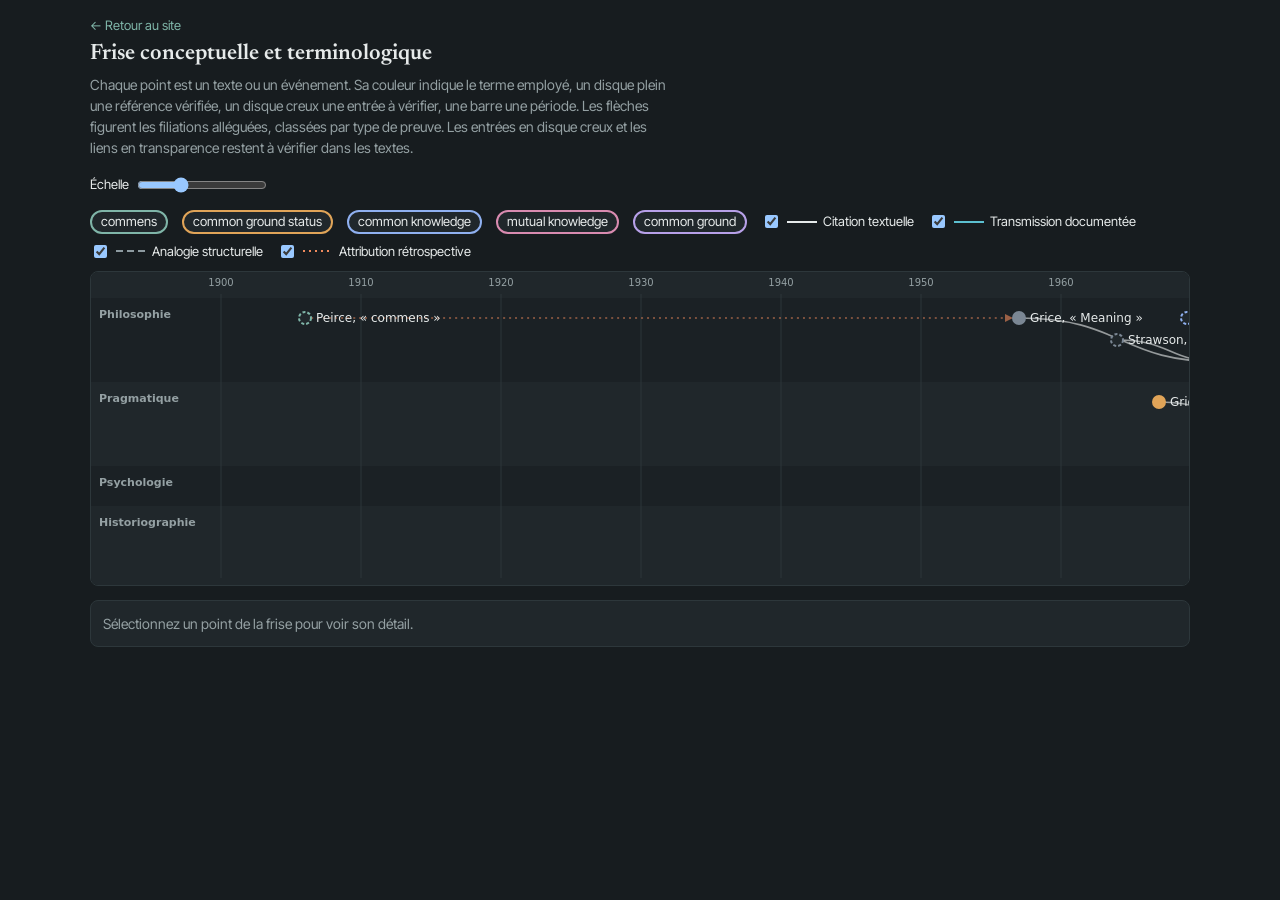
<file: frise.html>
<!DOCTYPE html>
<html lang="fr"><head><meta charset="utf-8">
<meta name="viewport" content="width=device-width, initial-scale=1, viewport-fit=cover">
<title>Frise conceptuelle et terminologique</title>
<style>
:root{color-scheme:dark;--bg:#171C1F;--fg:#E6EAEA;--mut:#94A0A3;--card:#20272B;--bd:#2D373B;--band:#1B2125;--ac:#7FB5A8;box-sizing:border-box;padding-top:env(safe-area-inset-top,0px);padding-bottom:env(safe-area-inset-bottom,0px)}
html{scroll-padding-top:env(safe-area-inset-top,0px)}
body{margin:0;background:var(--bg);color:var(--fg);font:15px/1.5 "Inter Tight",system-ui,-apple-system,"Segoe UI",sans-serif}
.w{max-width:1100px;margin:0 auto;padding:14px}
h1{font:600 22px/1.25 "Newsreader",Georgia,"Times New Roman",serif;margin:4px 0 6px}
h2{font:600 16px "Newsreader",Georgia,"Times New Roman",serif;margin:0 0 6px}
p.s,.s{color:var(--mut);margin:0 0 10px;max-width:72ch;font-size:14px}
.bar{display:flex;flex-wrap:wrap;gap:8px 14px;align-items:center;margin:10px 0}
.chip{display:inline-block;border:2px solid;border-radius:99px;padding:0 9px;font-size:13px;cursor:pointer;background:var(--card)}
label.lt{display:inline-flex;gap:6px;align-items:center;margin:0;color:var(--fg);font-size:13px}
.lt input{width:auto}
#tl{overflow-x:auto;border:1px solid var(--bd);border-radius:8px;background:var(--card)}
.ln{font:600 11px system-ui,sans-serif;fill:var(--mut)}.tk{font:10px system-ui,sans-serif;fill:var(--mut)}.gr{stroke:var(--bd);stroke-width:1}
.lb{font:12px system-ui,sans-serif;fill:var(--fg)}.ev{cursor:pointer}.sel circle{stroke-width:4}.sel .lb{font-weight:700}
.g{display:grid;gap:14px;grid-template-columns:1fr;margin-top:14px}
@media (min-width:800px){.g{grid-template-columns:1fr 1fr}}
.card{background:var(--card);border:1px solid var(--bd);border-radius:8px;padding:12px}
label{display:block;font-size:13px;color:var(--mut);margin-top:8px}
input,select,textarea{width:100%;box-sizing:border-box;font:inherit;padding:6px 8px;border:1px solid var(--bd);border-radius:6px;background:var(--bg);color:var(--fg)}
.r2{display:grid;grid-template-columns:1fr 1fr;gap:8px}
button{font:inherit;padding:6px 12px;border-radius:6px;border:1px solid var(--ac);background:var(--ac);color:#10201C;cursor:pointer;margin:10px 6px 0 0}
button.o{background:transparent;color:var(--ac)}
:focus-visible{outline:2px solid var(--ac);outline-offset:2px}
.lk{display:flex;justify-content:space-between;gap:8px;align-items:center;font-size:13px;border-top:1px solid var(--bd);padding:5px 0}
.lk button{margin:0;padding:2px 8px}
[hidden]{display:none!important}
.bk{font-size:13px;color:var(--ac);text-decoration:none}
</style><link rel="preconnect" href="https://fonts.googleapis.com"><link rel="preconnect" href="https://fonts.gstatic.com" crossorigin><link href="https://fonts.googleapis.com/css2?family=Newsreader:ital,opsz,wght@0,6..72,400;0,6..72,600&family=Inter+Tight:wght@400;600&display=swap" rel="stylesheet"></head><body><div class="w">
<a class="bk" href="index.html#accueil">← Retour au site</a>
<h1>Frise conceptuelle et terminologique</h1>
<p class="s">Chaque point est un texte ou un événement. Sa couleur indique le terme employé, un disque plein une référence vérifiée, un disque creux une entrée à vérifier, une barre une période. Les flèches figurent les filiations alléguées, classées par type de preuve. Les entrées en disque creux et les liens en transparence restent à vérifier dans les textes.</p>
<div class="bar"><label class="lt">Échelle <input id="zm" type="range" min="4" max="40" value="14" style="width:130px"></label><span id="lg" class="bar" style="margin:0"></span></div>
<div id="tl"></div>
<div class="card" id="det" hidden style="margin-top:14px"></div>
<div class="g">
<div class="card"><h2 id="ttl">Nouvelle entrée</h2>
<label>Titre<input id="f-t"></label>
<div class="r2"><label>Année de début<input id="f-y" inputmode="numeric"></label><label>Année de fin (facultatif)<input id="f-y2" inputmode="numeric"></label></div>
<label>Couche<select id="f-l"></select></label>
<label>Terme employé<input id="f-m" list="dm"></label><datalist id="dm"></datalist>
<label>Sens ou concept visé<input id="f-c"></label>
<label>Statut<select id="f-s"><option value="v">Référence vérifiée</option><option value="p">À vérifier</option></select></label>
<label>Source<input id="f-src"></label>
<label>Note<textarea id="f-n" rows="3"></textarea></label>
<button id="sv">Enregistrer</button><button id="nw" class="o">Nouvelle entrée</button><button id="del" class="o" hidden>Supprimer</button>
<div id="msg" class="s" role="status"></div></div>
<div class="card"><h2>Liens entre entrées</h2>
<div class="r2"><label>De<select id="l-a"></select></label><label>Vers<select id="l-b"></select></label></div>
<label>Type de lien<select id="l-t"><option value="citation">Citation textuelle</option><option value="transmission">Transmission documentée</option><option value="analogie">Analogie structurelle</option><option value="attribution">Attribution rétrospective</option></select></label>
<label>Statut<select id="l-s"><option value="p">À vérifier</option><option value="v">Vérifié</option></select></label>
<label>Preuve ou source<input id="l-src"></label>
<button id="la">Ajouter le lien</button>
<div id="ll" style="margin-top:12px"></div></div>
</div>
<div class="card" style="margin-top:14px"><h2>Couches, export et import</h2>
<div class="r2"><label>Nouvelle couche<input id="nl" placeholder="Ex. : Sociologie"></label><div><button id="ad" style="margin-top:28px">Ajouter la couche</button></div></div>
<label>Données (JSON) : copiez-les pour les sauvegarder, collez-les pour les restaurer<textarea id="io" rows="6"></textarea></label>
<button id="ex">Exporter</button><button id="im" class="o">Importer</button><button id="rs" class="o">Réinitialiser l’exemple</button>
<div id="m2" class="s" role="status"></div>
<p class="s">Mode édition : les données ne sont enregistrées que dans ce navigateur. Pour les publier, exportez-les puis collez le JSON dans content/frise.json.</p></div>
</div>
<script>
const LT={citation:{n:"Citation textuelle",d:"",c:"var(--fg)"},transmission:{n:"Transmission documentée",d:"",c:"#5CC0D0"},analogie:{n:"Analogie structurelle",d:"7 4",c:"#8D9AA0"},attribution:{n:"Attribution rétrospective",d:"2 4",c:"#F08A5D"}};
const PAL=["#7FB5A8","#E0A458","#8FB0F0","#D98BB0","#B7A0E8","#E27D60","#A7C957","#6CC3D5"];
let D;
const q=i=>document.getElementById(i),clone=o=>JSON.parse(JSON.stringify(o));
const esc=s=>String(s==null?"":s).replace(/[&<>"]/g,c=>({"&":"&amp;","<":"&lt;",">":"&gt;",'"':"&quot;"}[c]));
function load(){try{const r=localStorage.getItem("frise-cg-1");return r?JSON.parse(r):null}catch(e){return null}}
function save(){if(!EDIT)return;try{localStorage.setItem("frise-cg-1",JSON.stringify(S))}catch(e){}}
let S;const EDIT=/[?&]edition/.test(location.search);
let sel=null,ppy=14,off=new Set(),tf="",rst=false;
const terms=()=>[...new Set(S.ev.map(e=>e.m).filter(Boolean))];
const col=m=>m?PAL[terms().indexOf(m)%PAL.length]:"#7b8794";
const ttl=id=>{const e=S.ev.find(x=>x.id===id);return e?e.t:"?"};
function render(){
 const L=S.lanes,V=S.ev,pos={},ys=V.flatMap(e=>[+e.y,+(e.y2||e.y)]),a=ys.length?ys:[1950,2000];
 const y0=Math.floor((Math.min(...a)-6)/10)*10,y1=Math.ceil((Math.max(...a)+8)/10)*10,X=y=>130+(y-y0)*ppy,W=X(y1)+150;
 let top=30,bands="";
 L.forEach((ln,i)=>{
  const its=V.filter(e=>e.l===ln.id).sort((p,r)=>p.y-r.y),ends=[];
  its.forEach(e=>{const x=X(e.y),x2=e.y2?X(e.y2):x;let r=0;while(ends[r]>x-4)r++;ends[r]=Math.max(x2,x+12+e.t.length*6.2)+6;pos[e.id]={x,y:top+16+r*22}});
  const h=Math.max(1,ends.length)*22+10;
  bands+=`<rect x="0" y="${top-4}" width="${W}" height="${h+8}" fill="${i%2?"none":"var(--band)"}"/><text x="8" y="${top+16}" class="ln">${esc(ln.n.slice(0,16))}</text>`;
  top+=h+8;});
 const H=top+6,st=ppy<9?20:10;let tk="",lk="",ev="";
 for(let y=y0;y<=y1;y+=st)tk+=`<line x1="${X(y)}" y1="22" x2="${X(y)}" y2="${H}" class="gr"/><text x="${X(y)}" y="14" class="tk" text-anchor="middle">${y}</text>`;
 S.lk.forEach(k=>{const A=pos[k.a],B=pos[k.b];if(!A||!B||off.has(k.t))return;const t=LT[k.t]||LT.citation,dx=(B.x-A.x)/2,sg=B.x>=A.x?1:-1,tx=B.x-sg*6;
  lk+=`<g opacity="${k.s==="v"?1:.6}"><path d="M${A.x} ${A.y}C${A.x+dx} ${A.y} ${tx-dx} ${B.y} ${tx} ${B.y}" fill="none" stroke="${t.c}" stroke-width="1.6" stroke-dasharray="${t.d}"/><polygon points="${tx},${B.y} ${tx-sg*8},${B.y-4} ${tx-sg*8},${B.y+4}" fill="${t.c}"/></g>`;});
 V.forEach(e=>{const p=pos[e.id];if(!p)return;const c=col(e.m),ok=e.s==="v",x2=e.y2?X(e.y2):0;
  ev+=`<g data-id="${e.id}" class="ev${e.id===sel?" sel":""}" opacity="${tf&&e.m!==tf?.22:1}">`+(x2>p.x?`<rect x="${p.x}" y="${p.y-4}" width="${x2-p.x}" height="8" rx="4" fill="${c}" opacity=".3"/>`:"")+`<circle cx="${p.x}" cy="${p.y}" r="6" fill="${ok?c:"var(--card)"}" stroke="${c}" stroke-width="2"${ok?"":' stroke-dasharray="3 2"'}/><text x="${p.x+11}" y="${p.y+4}" class="lb">${esc(e.t)}</text></g>`;});
 q("tl").innerHTML=`<svg width="${W}" height="${H}" role="img" aria-label="Frise chronologique">${bands}${tk}${lk}${ev}</svg>`;
 q("lg").innerHTML=terms().map(m=>`<span class="chip" data-m="${esc(m)}" style="border-color:${col(m)};${tf===m?`background:${col(m)};color:#10201C`:""}">${esc(m)}</span>`).join("")+Object.entries(LT).map(([k,t])=>`<label class="lt"><input type="checkbox" data-k="${k}"${off.has(k)?"":" checked"}><svg width="30" height="8"><line x1="0" y1="4" x2="30" y2="4" stroke="${t.c}" stroke-width="2" stroke-dasharray="${t.d}"/></svg>${t.n}</label>`).join("");
}
function selects(){
 const kv=i=>q(i).value;const pa=kv("l-a"),pb=kv("l-b");
 q("f-l").innerHTML=S.lanes.map(l=>`<option value="${esc(l.id)}">${esc(l.n)}</option>`).join("");
 const op=S.ev.slice().sort((x,y)=>x.y-y.y).map(e=>`<option value="${e.id}">${esc(e.t)} (${e.y})</option>`).join("");
 q("l-a").innerHTML=op;q("l-b").innerHTML=op;if(S.ev.some(e=>e.id===pa))q("l-a").value=pa;if(S.ev.some(e=>e.id===pb))q("l-b").value=pb;
 q("dm").innerHTML=terms().map(m=>`<option value="${esc(m)}">`).join("");
 q("ll").innerHTML=S.lk.length?S.lk.map((k,i)=>`<div class="lk"><span>${esc(ttl(k.a))} → ${esc(ttl(k.b))} · ${LT[k.t].n}${k.s==="v"?"":" (à vérifier)"}${k.src?" — "+esc(k.src):""}</span><button class="o" data-i="${i}">Retirer</button></div>`).join(""):'<p class="s">Aucun lien pour le moment.</p>';
}
function loadForm(){
 const e=S.ev.find(x=>x.id===sel)||{t:"",y:"",y2:"",l:S.lanes[0]?S.lanes[0].id:"",m:"",c:"",s:"p",src:"",n:""};
 ["t","y","y2","l","m","c","s","src","n"].forEach(k=>q("f-"+k).value=e[k]==null?"":e[k]);
 q("ttl").textContent=sel?"Modifier l’entrée":"Nouvelle entrée";q("del").hidden=!sel;
}
function detail(){const e=S.ev.find(x=>x.id===sel),d=q("det");
 if(!e){d.innerHTML='<p class="s" style="margin:0">Sélectionnez un point de la frise pour voir son détail.</p>';return}
 const ln=S.lanes.find(l=>l.id===e.l),lks=S.lk.filter(k=>k.a===e.id||k.b===e.id);
 d.innerHTML='<h2>'+esc(e.t)+'</h2><p class="s">'+esc(e.y)+(e.y2?' – '+esc(e.y2):'')+' · '+esc(ln?ln.n:'')+(e.m?' · terme : <b>'+esc(e.m)+'</b>':'')+' · '+(e.s==='v'?'référence vérifiée':'à vérifier')+'</p>'+(e.c?'<p style="margin:0 0 8px">'+esc(e.c)+'</p>':'')+(e.src?'<p class="s">Source : '+esc(e.src)+'</p>':'')+(e.n?'<p class="s">'+esc(e.n)+'</p>':'')+(lks.length?'<h2 style="margin-top:12px">Liens</h2>'+lks.map(k=>'<div class="lk"><span>'+esc(ttl(k.a))+' → '+esc(ttl(k.b))+' · '+LT[k.t].n+(k.s==='v'?'':' (à vérifier)')+(k.src?' — '+esc(k.src):'')+'</span></div>').join(''):'');}
function all(){render();selects();loadForm();if(!EDIT)detail()}
q("tl").onclick=e=>{const g=e.target.closest("[data-id]");if(g){sel=g.dataset.id;q("msg").textContent="";all()}};
q("lg").onclick=e=>{const c=e.target.closest(".chip");if(c){tf=tf===c.dataset.m?"":c.dataset.m;render()}};
q("lg").onchange=e=>{const k=e.target.dataset.k;if(k){e.target.checked?off.delete(k):off.add(k);render()}};
q("zm").oninput=e=>{ppy=+e.target.value;render()};
q("sv").onclick=()=>{const g=k=>q("f-"+k).value.trim(),y=parseInt(g("y"),10);
 if(!g("t")||isNaN(y)){q("msg").textContent="Saisissez un titre et une année de début.";return}
 const o={t:g("t"),y,y2:g("y2")?parseInt(g("y2"),10):"",l:q("f-l").value,m:g("m"),c:g("c"),s:q("f-s").value,src:g("src"),n:g("n")};
 if(sel)Object.assign(S.ev.find(x=>x.id===sel),o);else{o.id=String(Date.now());S.ev.push(o);sel=o.id}
 q("msg").textContent="Entrée enregistrée.";save();all()};
q("nw").onclick=()=>{sel=null;q("msg").textContent="";all()};
q("del").onclick=()=>{S.ev=S.ev.filter(x=>x.id!==sel);S.lk=S.lk.filter(k=>k.a!==sel&&k.b!==sel);sel=null;q("msg").textContent="Entrée supprimée.";save();all()};
q("la").onclick=()=>{const a=q("l-a").value,b=q("l-b").value;if(!a||!b||a===b){q("msg").textContent="Choisissez deux entrées différentes.";return}
 S.lk.push({a,b,t:q("l-t").value,s:q("l-s").value,src:q("l-src").value.trim()});q("l-src").value="";q("msg").textContent="Lien ajouté.";save();all()};
q("ll").onclick=e=>{const b=e.target.closest("[data-i]");if(b){S.lk.splice(+b.dataset.i,1);save();all()}};
q("ad").onclick=()=>{const n=q("nl").value.trim();if(!n)return;S.lanes.push({id:"l"+Date.now(),n});q("nl").value="";save();all()};
q("ex").onclick=()=>{const t=q("io");t.value=JSON.stringify(S,null,1);t.select();let ok=false;try{ok=document.execCommand("copy")}catch(e){}q("m2").textContent=ok?"Données copiées dans le presse-papiers.":"Sélectionnez le texte et copiez-le manuellement."};
q("im").onclick=()=>{try{const o=JSON.parse(q("io").value);if(!Array.isArray(o.ev)||!Array.isArray(o.lanes)||!Array.isArray(o.lk))throw 0;S=o;sel=null;save();all();q("m2").textContent="Données importées."}catch(e){q("m2").textContent="JSON invalide : collez un export de cette page."}};
q("rs").onclick=()=>{if(!rst){rst=true;q("rs").textContent="Cliquez pour confirmer";return}S=clone(D);sel=null;rst=false;q("rs").textContent="Réinitialiser l’exemple";save();all()};
(function(){
 const go=d=>{D=d;const s=EDIT?load():null;S=(s&&s.ev&&s.lanes&&s.lk)?s:clone(D);
  if(!EDIT){document.querySelector('.g').hidden=true;document.querySelectorAll('.card').forEach(c=>{if(c.querySelector('#io'))c.hidden=true});q('det').hidden=false}
  all()};
 (window.FRISE_DATA?Promise.resolve(window.FRISE_DATA):fetch('content/frise.json').then(r=>r.json())).then(go).catch(()=>{q('tl').innerHTML='<p class="s" style="padding:12px">Impossible de charger content/frise.json.</p>'});
})();
</script></body></html>
</file>
